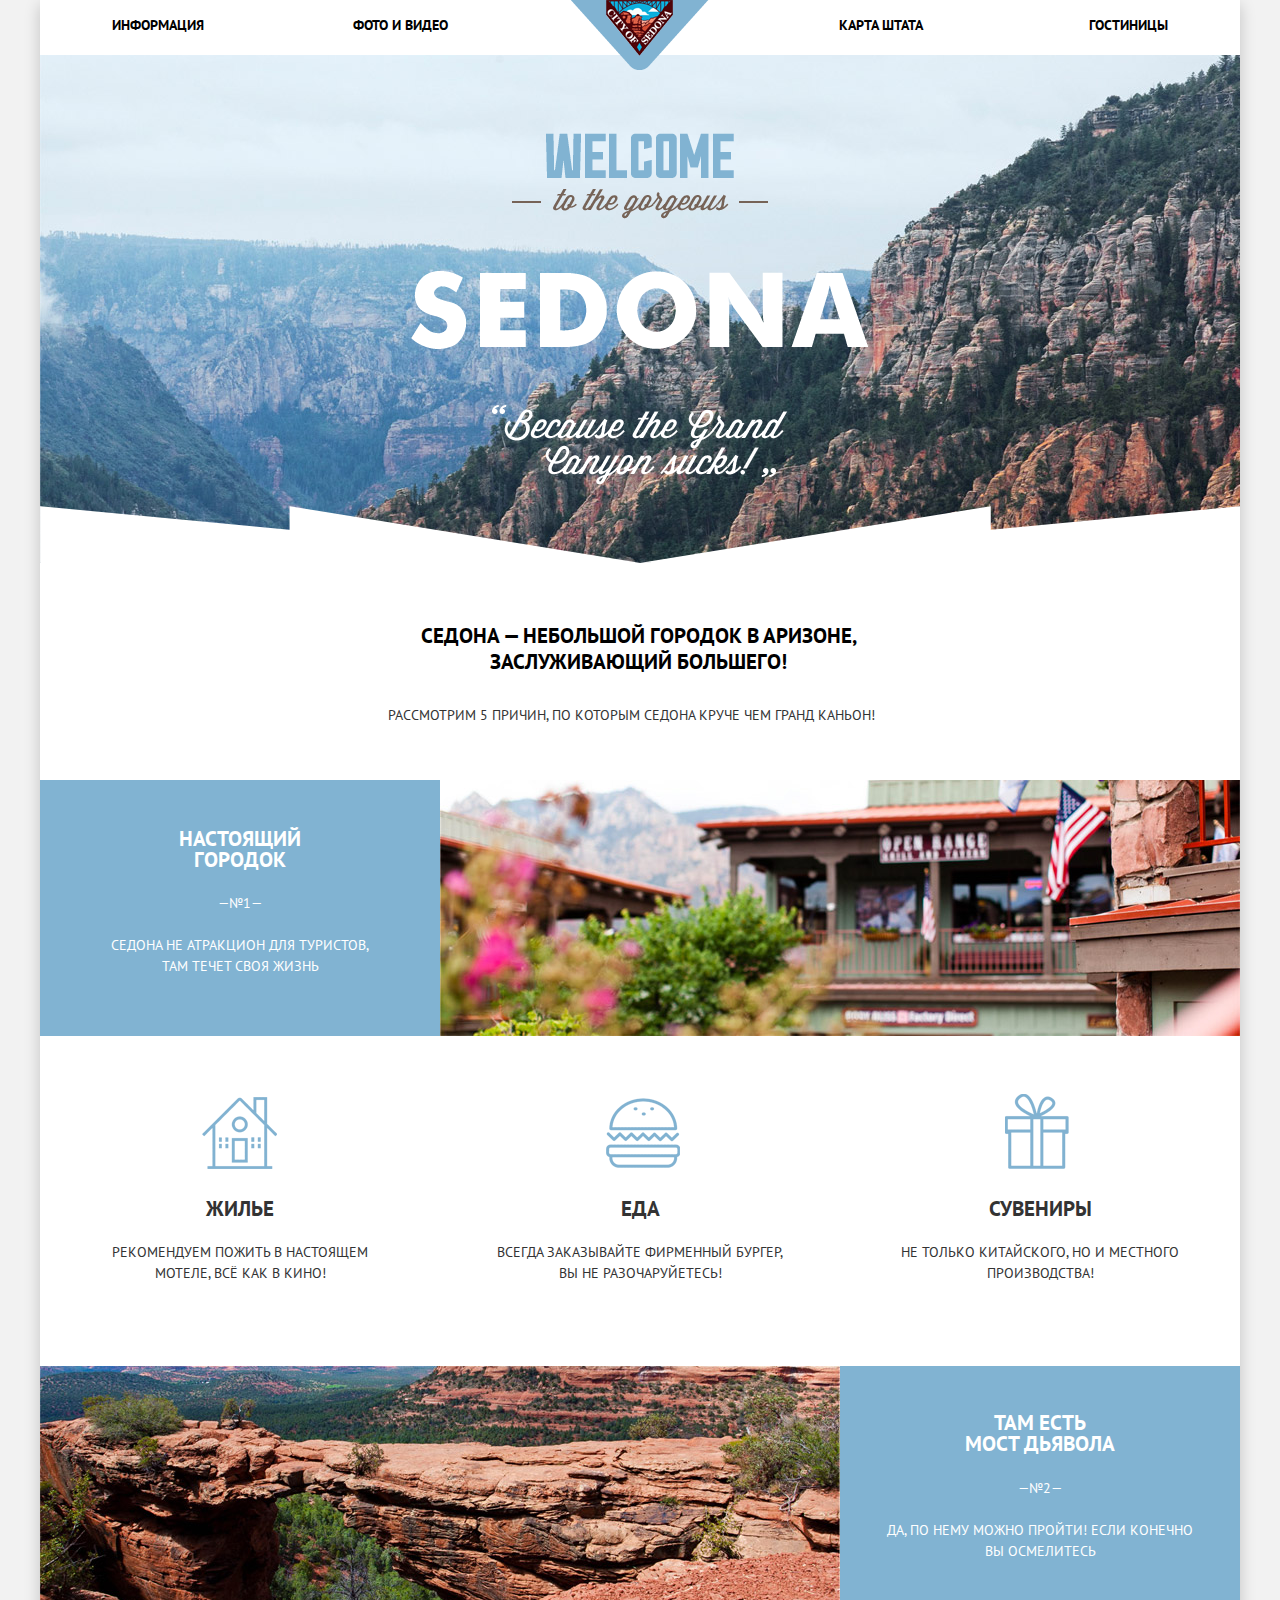
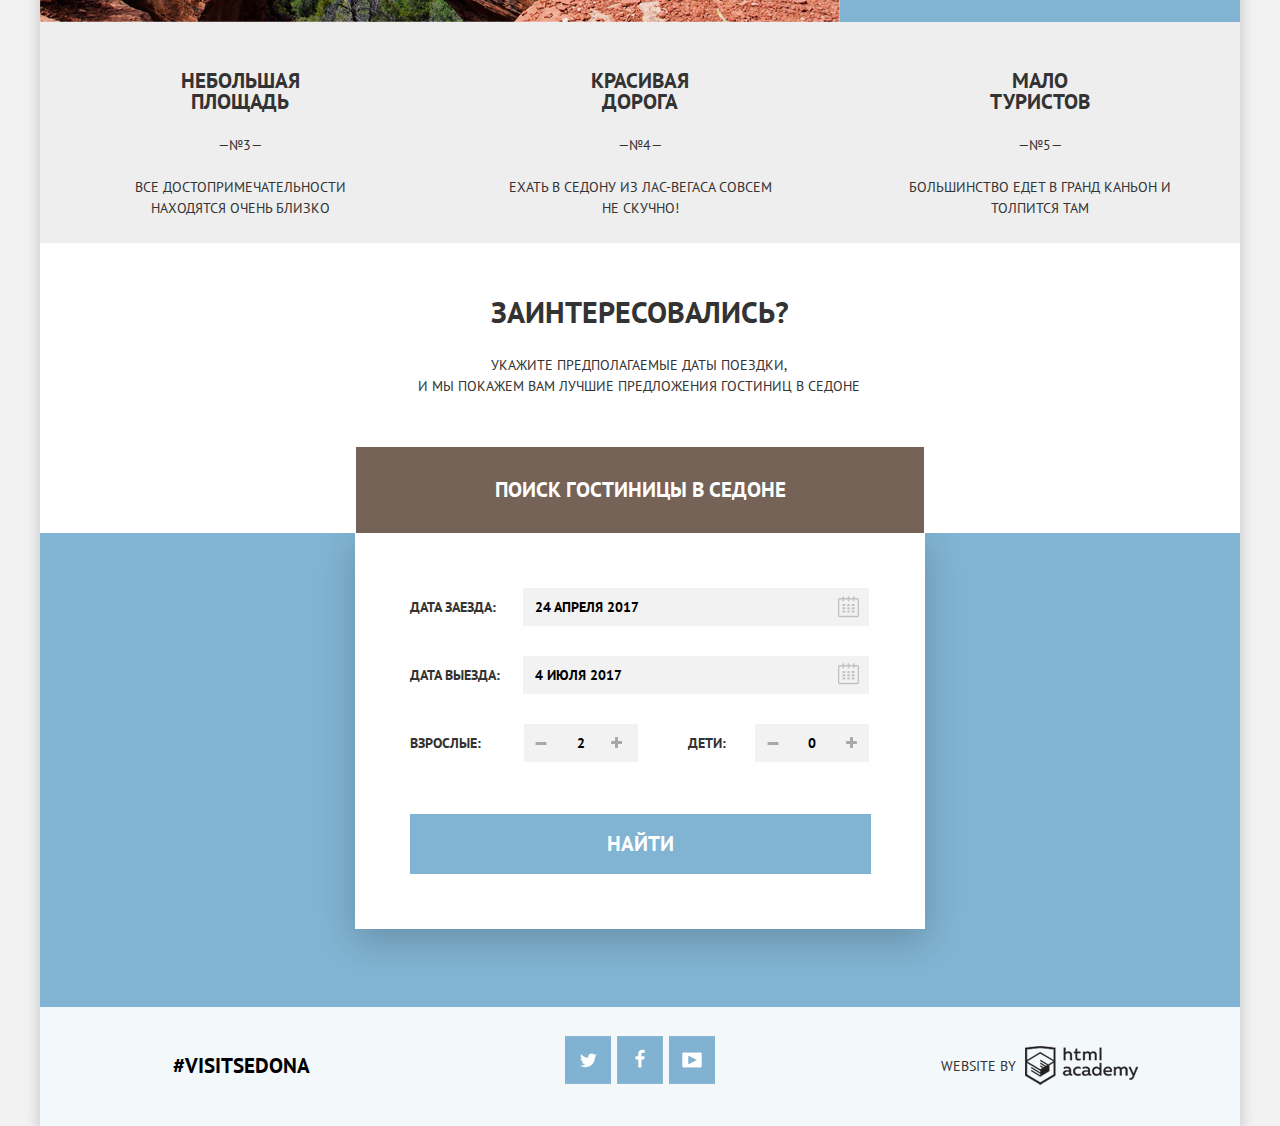
<file: index.html>
<!DOCTYPE html>
<html lang="ru">
<head>
  <meta charset="utf-8">
  <title>Sedona</title>
  <link href="https://fonts.googleapis.com/css?family=PT+Sans:400,700&amp;subset=cyrillic" rel="stylesheet">
  <link href="css/normalize-min.css" rel="stylesheet">
  <link href="css/style-min.css" rel="stylesheet">
</head>
<body>
  <div class="container">
    <header class="main-header">
      <a class="logo" href="#">
        <img src="img/logo.png" width="138" height="70" alt="Sedona">
      </a>
      <nav class="main-nav">
        <ul>
          <li>
            <a href="#">Информация</a>
          </li>
          <li>
            <a href="#">Фото и видео</a>
          </li>
          <li>
            <a href="#">Карта штата</a>
          </li>
          <li>
            <a href="hotels.html">Гостиницы</a>
          </li>
        </ul>
      </nav>
    </header>
    <main>
      <div class="intro">
        <img src="img/sedona-words.png" width="458" height="352" alt="Welcome Sedona">
      </div>
      <h1 class="main-title">Седона — небольшой городок в Аризоне, заслуживающий большего!</h1>
	  	<p class="main-words">Рассмотрим 5 причин, по которым Седона круче чем Гранд каньон!</p>
      <div class="benefits clearfix">
        <div class="benefits-text">
          <h2 class="benefits-title">Настоящий городок</h2>
          <span>&mdash;&#8470;1&mdash;</span>
          <p>Седона не атракцион для туристов, там течет своя жизнь</p>
        </div>
        <div class="benefits-image">
          <img src="img/benefits-image.jpg" width="800" height="256" alt="Настоящий городок">
        </div>
        </div>
        <div class="features clearfix">
          <div class="feautures-item">
            <h2 class="feautures-title feautures-title-house">Жилье</h2>
            <p>Рекомендуем пожить в настоящем мотеле, всё как в кино!</p>
          </div>
          <div class="feautures-item">
            <h2 class="feature-title feautures-title-food">Еда</h2>
            <p>Всегда заказывайте фирменный бургер, вы не разочаруйетесь!</p>
          </div>
          <div class="feautures-item">
            <h2 class="feature-title feautures-title-souvenir">Сувениры</h2>
            <p>Не только китайского, но и местного производства!</p>
          </div>
        </div>
        <div class="benefits-second clearfix">
          <div class="benefits-second-text">
            <h2 class="benefits-second-title">Там есть<br>мост дьявола</h2>
            <span>&mdash;&#8470;2&mdash;</span>
            <p>Да, по нему можно пройти! Если конечно вы осмелитесь</p>
          </div>
          <div class="benefits-second-image">
            <img src="img/benefits-image-2.jpg" width="800" height="256" alt="Мост дьявола">
          </div>
        </div>
        <div class="benefits benefits-gray-bg clearfix">
          <div class="benefits-item">
            <h2 class="benefits-title">Небольшая площадь</h2>
            <span>&mdash;&#8470;3&mdash;</span>
            <p>Все достопримечательности находятся очень близко</p>
          </div>
          <div class="benefits-item">
           <h2 class="benefits-title">Красивая дорога</h2>
           <span >&mdash;&#8470;4&mdash;</span>
           <p>Ехать в Седону из Лас-вегаса совсем не скучно!</p>
          </div>
          <div class="benefits-item">
           <h2 class="benefits-title">Мало туристов</h2>
           <span>&mdash;&#8470;5&mdash;</span>
           <p>Большинство едет в Гранд Каньон и толпится там</p>
          </div>
          </div>
          <div class="offer">
				    <b class="offer-title">Заинтересовались?</b>
				    <p>Укажите предполагаемые даты поездки,<br>и мы покажем Вам лучшие предложения гостиниц в Седоне</p>
            <div class="offer-search clearfix">
				      <a href="#" class="offer-btn btn">Поиск гостиницы в Седоне</a>
            </div>
			    </div>
        </main>
        <footer>
					  <form class="hotel-search hotel-show clearfix" action="/echo" method="get">
						<div class="hotel-search-row clearfix">
              <label for="arrival">Дата заезда:</label>
              <input type="text" name="arrival" id="arrival" value="24 апреля 2017">
              <button class="calendar-arrival"></button>
            </div>
						<div class="hotel-search-row clearfix">
              <label for="leaving">Дата выезда:</label>
              <input type="text" name="leaving" id="leaving" value="4 июля 2017">
              <button class="calendar-leaving"></button>
            </div>
            <div class="hotel-search-row clearfix">
						  <div class="field-wrapper-half">
								  <label for="adult">Взрослые:</label>
									<button class="btn-grey reduce-adult" type="button"></button>
                  <button class="btn-grey add-adult" type="button" ></button>
									<input  type="text" name="adult" id="adult" value="2"/>
							</div>
              <div class="field-wrapper-half">
							    <label for="child">Дети:</label>
								  <button class="btn-grey reduce-child" type="button"></button>
								  <button class="btn-grey add-child" type="button"></button>
                  <input type="text" name="child" id="child" value="0"/>
					    </div>
            </div>
						<button class="search-form-btn" type="submit">Найти</button>
					  </form>
            <div class="map">
             <iframe src="https://www.google.com/maps/embed?pb=!1m18!1m12!1m3!1d26187.813531149823!2d-111.77668546283091!3d34.8693742791578!2m3!1f0!2f0!3f0!3m2!1i1024!2i768!4f13.1!3m3!1m2!1s0x872da132f942b00d%3A0x5548c523fa6c8efd!2z0KHQtdC00L7QvdCwLCDQkNGA0LjQt9C-0L3QsCA4NjMzNiwg0KHQqNCQ!5e0!3m2!1sru!2sru!4v1493979550317" width="1200" height="593"></iframe>
            </div>
				<div class="footer-index clearfix">
          <a class="hashtag" href="#">#visitsedona</a>
					<div class="social">
            <a class="social-btn social-btn-tw" href="#"></a>
            <a class="social-btn social-btn-fb" href="#"></a>
            <a class="social-btn social-btn-ytube" href="#"></a>
					</div>
					<div class="copyright">
            <span>Website by</span>
          <a href="#" title="HTML-academy"></a>
          </div>
        </div>
			</footer>
		</div>
    <script src="js/script-min.js"></script>
	</body>
</html>
</file>
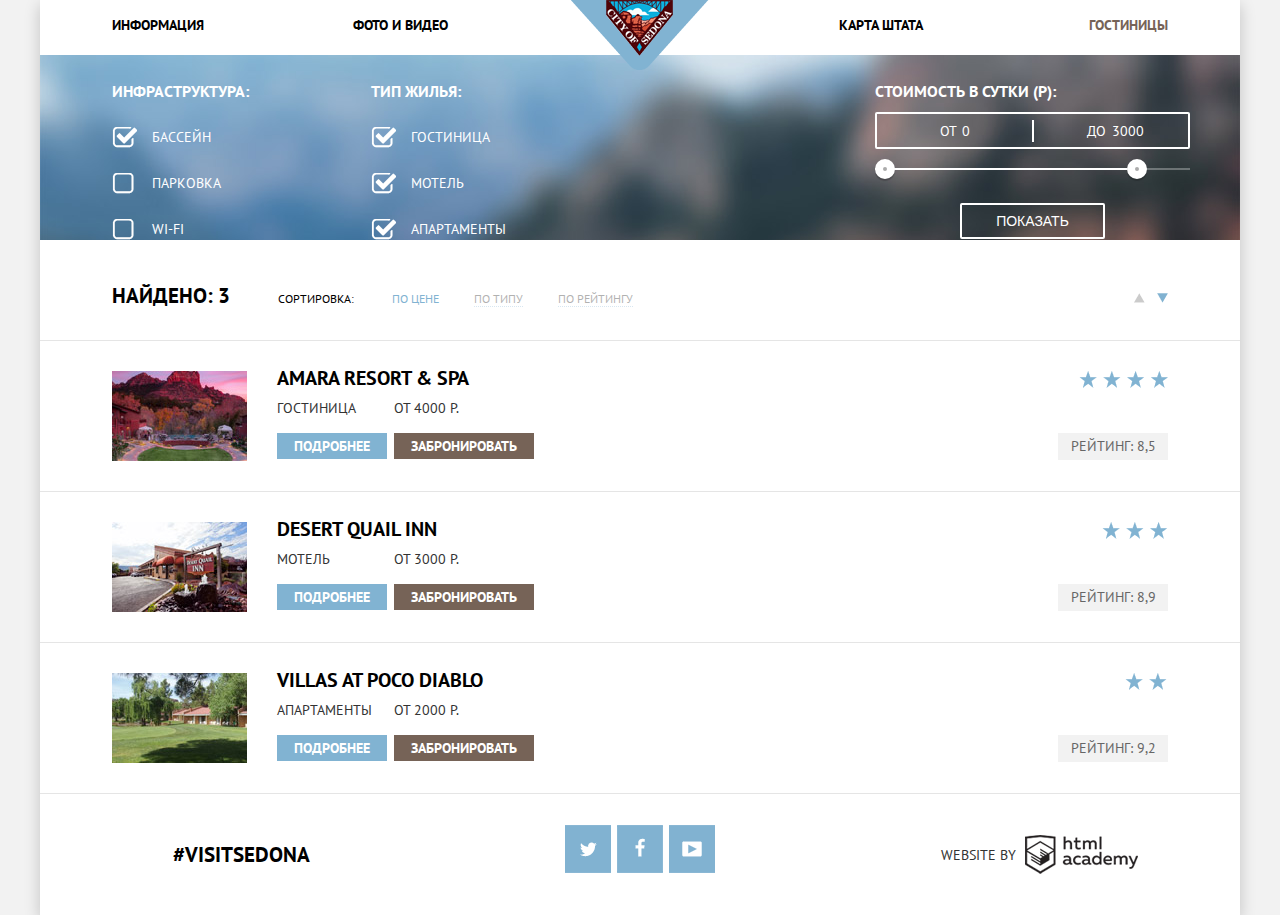
<file: hotels.html>
<!DOCTYPE html>
<html lang="ru">
<head>
    <meta charset="utf-8">
    <title>Sedona</title>
    <link href="https://fonts.googleapis.com/css?family=PT+Sans:400,700&amp;subset=cyrillic" rel="stylesheet">
    <link href="css/normalize-min.css" rel="stylesheet">
    <link href="css/style-min.css" rel="stylesheet">
</head>
<body>
  <div class="container">
    <header class="main-header">
      <a class="logo" href="index.html">
         <img src="img/logo.png" width="138" height="70" alt="Sedona">
      </a>
      <nav class="main-nav">
        <ul>
          <li>
            <a href="#">Информация</a>
          </li>
          <li>
            <a href="#">Фото и видео</a>
          </li>
          <li>
            <a href="#">Карта штата</a>
          </li>
          <li>
            <a class="active" href="#">Гостиницы</a>
          </li>
        </ul>
      </nav>
    </header>
    <main>
      <section class="search-panel clearfix">
        <form action="/echo" method="get" class="filter clearfix">
          <div class="filter-group">
            <b class="filter-title">Инфраструктура:</b>
            <input type="checkbox" id="pool" name="pool" value="pool" checked>
            <label for="pool">Бассейн</label>
            <input type="checkbox" id="parking" name="parking" value="parking">
            <label for="parking">Парковка</label>
            <input type="checkbox" id="wifi" name="wifi" value="wifi">
            <label for="wifi">Wi-fi</label>
          </div>
          <div class="filter-group">
            <b class="filter-title">Тип жилья:</b>
            <input type="checkbox" id="hotel" name="hotel" value="hotel" checked>
            <label for="hotel">Гостиница</label>
            <input type="checkbox" id="motel" name="motel" value="motel" checked>
            <label for="motel">Мотель</label>
            <input type="checkbox" id="apartments" name="apartments" value="apartments" checked>
            <label for="apartments">Апартаменты</label>
          </div>
        <div class="filter-cost">
          <b class="filter-cost-title">Стоимость в сутки (Р):</b>
          <div class="price-controls">
            <label class="min-price">от <input type="text" name="min-price" value="0"></label>
          <label class="max-price">до <input type="text" name="max-price" value="3000"></label>
        </div>
        <div class="range-controls">
          <div class="scale">
            <div class="bar"></div>
          </div>
          <div class="range-toggle range-toggle-min"></div>
          <div class="range-toggle range-toggle-max"></div>
        </div>
        <button class="btn-transparent" type="submit">Показать</button>
        </div>
      </form>
    </section>
        <div class="sort clearfix">
		      <b class="sort-title">Найдено: 3</b>
          <div class="sort-label">Сортировка:</div>
      		<div class="sort-buy">
            <a href="#">По цене</a>
      		  <a href="#">По типу</a>
      		  <a href="#">По рейтингу</a>
          </div>
      		<div class="sort-arrows">
      			<a href="#" class="icon-triangle icon-up"></a>
      			<a href="#" class="icon-triangle icon-down"></a>
      		</div>
        </div>
      	<section class="hotels clearfix">
      			<article class="hotel-item clearfix">
              <div class="hotel-image">
                <img src="img/hotel-image.jpg" width="135" height="90" alt="Amara Resort &amp; Spa">
              </div>
              <div class="hotel-info clearfix">
      			    <a href=# class="hotel-title">Amara Resort &amp; Spa</a>
      			    <div class="hotel-info-part">
                  <p>Гостиница</p>
                  <a href="#" class="hotel-info-link">Подробнее</a>
                </div>
                <div class="hotel-info-part">
      			      <p>от 4000 р.</p>
      			      <a href="#" class="hotel-info-link link-dark">Забронировать</a>
                </div>
              </div>
              <div class="hotel-rating clearfix">
      				  <div class="hotel-stars"></div>
                <div class="hotel-rating-count">Рейтинг: 8,5</div>
      			  </div>
            </article>
            <article class="hotel-item clearfix">
      			  <div class="hotel-image">
                <img src="img/hotel-image-2.jpg" width="135" height="90" alt="Desert Quail Inn">
              </div>
                <div class="hotel-info clearfix">
      			      <a href=# class="hotel-title">Desert Quail Inn</a>
                  <div class="hotel-info-part">
      			        <p>Мотель</p>
                    <a href="#" class="hotel-info-link">Подробнее</a>
                  </div>
                  <div class="hotel-info-part">
      			        <p>от 3000 р.</p>
      			        <a href="#" class="hotel-info-link link-dark">Забронировать</a>
                  </div>
                </div>
                <div class="hotel-rating clearfix">
      				    <div class="hotel-stars second"></div>
                  <div class="hotel-rating-count">Рейтинг: 8,9</div>
                </div>
            </article>
            <article class="hotel-item clearfix">
      			  <div class="hotel-image">
                <img src="img/hotel-image-3.jpg" width="135" height="90" alt="Villas at Poco Diablo">
      		  	</div>
              <div class="hotel-info clearfix">
                <a href=# class="hotel-title">Villas at Poco Diablo</a>
                <div class="hotel-info-part">
      			      <p>Апартаменты</p>
                  <a href="#" class="hotel-info-link">Подробнее</a>
                </div>
                <div class="hotel-info-part">
      			      <p>от 2000 р.</p>
      			      <a href="#" class="hotel-info-link link-dark">Забронировать</a>
                </div>
              </div>
      			  <div class="hotel-rating clearfix">
      			  	<div class="hotel-stars third"></div>
                <div class="hotel-rating-count">Рейтинг: 9,2</div>
              </div>
            </article>
      		</section>
      	</main>
        <footer>
          <div class="footer-inner clearfix">
            <a class="hashtag" href="#">#visitsedona</a>
  					<div class="social">
              <a class="social-btn social-btn-tw" href="#"></a>
              <a class="social-btn social-btn-fb" href="#"></a>
              <a class="social-btn social-btn-ytube" href="#"></a>
  					</div>
  					<div class="copyright">
              <span>Website by</span>
            <a href="#" title="HTML-academy»"></a>
            </div>
          </div>
        </footer>
      </div>
    </body>
  </html>
</file>
<file: css/style-min.css>
body{margin:0;padding:0;min-width:1200px;color:#333;font-family:"PT Sans","Arial",sans-serif;font-size:14px;line-height:21px;font-weight:400;text-transform:uppercase;background-color:#f2f2f2}.main-title p,.benefits-title p,.feautures-item p,.benefits p{font-weight:400;line-height:21px}h2{font-size:21px;line-height:100%}.offer-title{font-size:30px;line-height:24px}.offer-title p{line-height:24px}.clearfix::after{content:"";display:table;clear:both}.offer-search{background-color:#766357;width:568px;height:86px;margin:0 auto}.offer-search a{-webkit-box-sizing:border-box;box-sizing:border-box;float:left;width:100%;height:76px;color:#fff;font-weight:700;padding-top:32px;font-size:21px}a{text-decoration:none}.container{width:1200px;margin:0 auto;background-color:#fff;-webkit-box-shadow:0 5px 15px rgba(0,0,0,0.2);box-shadow:0 5px 15px rgba(0,0,0,0.2)}.main-nav ul{margin:0 auto;font-size:0;list-style-type:none;padding:15px 6% 19px}.main-nav li{display:inline-block;vertical-align:top;width:20%;font-size:14px;font-weight:700}.main-nav li:nth-child(1),.main-nav li:nth-child(2){text-align:left}.main-nav li:nth-child(1){margin-right:2.8%}.main-nav li:nth-child(3),.main-nav li:nth-child(4){text-align:right}.main-nav li:nth-child(3){margin-right:3.2%}.main-nav li:nth-child(2){margin-right:14%}.main-nav a{color:#000}.main-nav a:hover{color:#81b3d2}.main-nav a:active{color:#000;opacity:.3}.main-nav .active,.main-nav .active:hover,.main-nav .active:active{color:#766357;opacity:1}.logo{position:absolute;top:0;left:50%;-webkit-transform:translateX(-50%);transform:translateX(-50%);z-index:2}.intro{height:508px;width:100%;position:relative;background:#81b3d2 url(../img/background-index.jpg) no-repeat}.intro:after{content:"";background:url(../img/background-mask.png) no-repeat;left:0;bottom:0;width:100%;height:57px;position:absolute;z-index:1}.intro img{display:block;padding-top:78px;margin:0 auto}.main-title{font-size:21px;line-height:26px;color:#000;font-weight:700;text-align:center;padding:46px 380px 16px 377px}.main-words{max-width:42%;margin:0 auto;padding-bottom:54px}.benefits{text-align:center;background-color:#81b3d2}.benefits-text{-webkit-box-sizing:border-box;box-sizing:border-box;float:left;width:33.3334%;color:#fff;padding-top:30px;padding-left:58px;padding-right:58px}.benefits-title{padding-left:80px;padding-right:80px;margin-bottom:23px}.benefits p{margin-top:21px;margin-bottom:24px}.benefits-image{display:block;float:right;width:66.6667%;height:256px}.features .feautures-title-house::before{content:"";display:block;width:80px;height:76px;margin:0 auto;margin-bottom:28px;background-image:url(../img/sprite.png);background-repeat:no-repeat;background-position:-3px -767px}.features .feautures-title-food::before{content:"";display:block;width:80px;height:76px;margin:0 auto;margin-bottom:28px;background-image:url(../img/sprite.png);background-repeat:no-repeat;background-position:1px -686px}.features .feautures-title-souvenir::before{content:"";display:block;width:80px;height:76px;margin:0 auto;margin-bottom:28px;background-image:url(../img/sprite.png);background-repeat:no-repeat;background-position:0 -955px}.feautures-item{-webkit-box-sizing:border-box;box-sizing:border-box;float:left;text-align:center;width:33.3334%;padding-top:40px;padding-left:51px;padding-right:51px;margin-bottom:68px}.feautures-item p{margin-top:23px}.benefits-second{text-align:center;background-color:#81b3d2}.benefits-second-text{-webkit-box-sizing:border-box;box-sizing:border-box;float:right;width:33.3334%;color:#fff;padding-top:29px;padding-left:40px;padding-right:40px}.benefits-second-title{padding-left:80px;padding-right:80px;margin-bottom:24px;word-break:break-all}.benefits-second p{margin-top:21px;margin-bottom:24px}.benefits-second-image{display:block;float:left;width:66.6667%;height:256px}.benefits-gray-bg{background-color:#eee;margin-bottom:57px}.benefits-item{-webkit-box-sizing:border-box;box-sizing:border-box;float:left;text-align:center;width:33.3334%;padding-top:31px;padding-left:59px;padding-right:59px}.offer{text-align:center}.offer p{max-width:450px;margin-top:26px;margin-bottom:50px;margin-left:31.2%}.map{background:#81b3d2;width:100%;height:593px}.map iframe{width:100%;height:100%;border:0}footer{position:relative;overflow:hidden}@-webkit-keyframes bounce{0%{-webkit-transform:translateY(-395px);transform:translateY(-395px)}100%{-webkit-transform:translateY(0);transform:translateY(0)}}@keyframes bounce{0%{-webkit-transform:translateY(-395px);transform:translateY(-395px)}100%{-webkit-transform:translateY(0);transform:translateY(0)}}.hotel-search{display:none;position:absolute;width:460px;padding:55px;left:0;right:0;margin:auto;background-color:#fff;-webkit-box-shadow:0 11px 35px 0 rgba(0,0,0,0.2);box-shadow:0 11px 35px 0 rgba(0,0,0,0.2)}.hotel-show{display:block;-webkit-animation-name:bounce;animation-name:bounce;-webkit-animation-duration:.6s;animation-duration:.6s}.hotel-search-row{display:-webkit-box;display:-ms-flexbox;display:flex;-webkit-box-pack:justify;-ms-flex-pack:justify;justify-content:space-between;-webkit-box-align:baseline;-ms-flex-align:baseline;align-items:baseline;width:460px}.hotel-search input{width:299px;height:26px;margin:0;margin-bottom:30px;font-family:"PT Sans","Arial",sans-serif;font-size:14px;font-weight:700;line-height:26px;color:#000;text-transform:uppercase;background-color:#f2f2f2;border:none;outline:none;padding:6px 35px 6px 12px}.hotel-search input:hover{background-color:#ebebeb}.hotel-search input:focus{background-color:#fff;border:2px solid #e5e5e5;padding:4px 33px 4px 10px}.hotel-search label{width:92px;margin-right:20px;font-weight:700;cursor:pointer}.hotel-search-row:last-of-type input{width:50px;margin:0;padding:6px 32px;text-align:center}.hotel-search-row:last-of-type input:focus{padding:4px 30px}.hotel-search-row:last-of-type label[for=adult]{margin-right:39px}.hotel-search-row:last-of-type label[for=child]{margin-right:25px;margin-left:48px}.hotel-search-row .calendar-arrival,.hotel-search-row .calendar-leaving{position:absolute;width:22px;height:22px;background-color:#f2f2f2;background:url(../img/sprite.png) no-repeat;background-position:-5px -420px;border:none;cursor:pointer;outline:none}.hotel-search-row .calendar-arrival{top:63px;right:65px}.hotel-search-row .calendar-leaving{top:130px;right:65px}.hotel-search-row .calendar-arrival:hover,.hotel-search-row .calendar-leaving:hover{background-position:-5px -484px}.hotel-search-row .calendar-arrival:active,.hotel-search-row .calendar-leaving:active{background-position:-5px -452px}.field-wrapper-half .add-adult,.field-wrapper-half .add-child,.field-wrapper-half .reduce-adult,.field-wrapper-half .reduce-child{position:absolute;width:15px;height:15px;background-color:#f2f2f2;background:url(../img/sprite.png) no-repeat;border:none;cursor:pointer;outline:none}.field-wrapper-half .reduce-adult,.field-wrapper-half .reduce-child{background-position:-3px -845px;margin-left:10px;bottom:179px}.field-wrapper-half .reduce-adult{left:168px}.field-wrapper-half .reduce-child{right:145px}.field-wrapper-half .reduce-adult:hover,.field-wrapper-half .reduce-child:hover{background-position:-3px -871px}.field-wrapper-half .reduce-adult:active,.field-wrapper-half .reduce-child:active{background-position:-3px -858px}.field-wrapper-half .add-adult,.field-wrapper-half .add-child{background-position:-3px -890px;margin-left:86px;bottom:178px}.field-wrapper-half .add-adult{left:168px}.field-wrapper-half .add-child{right:66px}.field-wrapper-half .add-adult:hover,.field-wrapper-half .add-child:hover{background-position:-3px -932px}.field-wrapper-half .add-adult:active,.field-wrapper-half .add-child:active{background-position:-3px -911px}.search-form-btn{margin-top:52px;padding:17px 197px;font-family:"PT Sans","Arial",sans-serif;font-size:21px;font-weight:700;line-height:26px;color:#fff;text-transform:uppercase;background-color:#81b3d2;border:none;cursor:pointer;outline:none}.search-form-btn:hover{color:#fff;background-color:#669ec0}.search-form-btn:active{color:rgba(255,255,255,0.3);background-color:#5496bd}.footer-index,.footer-inner{font-size:0;padding:0 6%;text-align:center}.footer-index{position:absolute;bottom:0;left:0;width:100%;-webkit-box-sizing:border-box;box-sizing:border-box;background-color:rgba(255,255,255,0.9);padding-top:29px;padding-bottom:31px}.footer-inner{padding-top:31px;padding-bottom:31px}.hashtag{display:inline-block;vertical-align:middle;-webkit-box-sizing:border-box;box-sizing:border-box;font-size:21px;text-align:left;width:33.334%;padding-left:61px;color:#000;font-weight:700}.social{display:inline-block;vertical-align:middle;width:33.334%}.social-btn-tw{background-image:url(../img/sprite.png);background-repeat:no-repeat;display:inline-block;width:46px;height:48px;background-position:-5px -1040px}.social-btn-tw:hover{background-position:-5px -1156px}.social-btn-tw:active{background-position:-5px -1098px}.social-btn-fb{background-image:url(../img/sprite.png);background-repeat:no-repeat;background-position:-5px -516px;display:inline-block;width:46px;height:48px;margin-left:6px}.social-btn-fb:hover{background-position:-6px -632px}.social-btn-fb:active{background-position:-6px -574px}.social-btn-ytube{background-image:url(../img/sprite.png);background-repeat:no-repeat;background-position:-5px -1214px;display:inline-block;width:46px;height:48px;margin-left:6px}.social-btn-ytube:hover{background-position:-5px -1330px}.social-btn-ytube:active{background-position:-5px -1272px}.copyright{display:inline-block;vertical-align:middle;width:33.334%;text-align:right}.copyright span{display:inline-block;vertical-align:middle;margin-right:7px;font-size:14px;margin-right:9px;padding-top:10px}.copyright a{display:inline-block;vertical-align:top;width:113px;height:39px;background:url(../img/sprite.png) no-repeat;background-position:-5px -5px;padding-left:30px}.copyright a:hover{background-position:-5px -103px}.copyright a:active{background-position:-5px -54px}.search-panel{background:#81b3d2 url(../img/background-hotels.jpg)}form .filter{padding:0 6%;display:block;margin-top:0}.filter-group,.filter-cost{text-align:right;float:left;margin-left:72px;margin-top:26px;margin-right:50px}.filter-cost{margin-left:300px}.filter-title,.filter-cost-title,.sort-title{display:block;font-size:16px;color:#fff;font-weight:700;text-align:left}input[type="checkbox"] + label::before{position:absolute;content:"";left:-5px;top:25px;width:30px;height:22px;background-image:url(../img/sprite.png);background-repeat:no-repeat;background-position:0 -325px;position:absolute}input[type="checkbox"]:checked + label::before{content:"";width:30px;height:22px;display:block;background-image:url(../img/sprite.png);background-repeat:no-repeat;background-position:0 -293px;position:absolute}input[type="checkbox"]:disabled + label::before{background-position:0 -388px}input[type="checkbox"]:checked:disabled + label::after{background-position:0 -356px}.filter-group label{display:block;font-size:14px;color:#fff;text-align:left;padding-left:40px;position:relative;padding-top:25px;cursor:pointer}input[type="checkbox"]{display:none}.filter-cost{float:right;width:315px;color:#fff;text-transform:uppercase}.filter-cost-title{margin-bottom:10px}.price-controls{position:relative;height:33px;margin-bottom:19px;font-size:0;border:2px solid #fff;border-radius:2px}.price-controls::after{content:"";position:absolute;top:50%;left:50%;width:2px;height:22px;background:#fff;-webkit-transform:translate(-50%,-50%);transform:translate(-50%,-50%)}.price-controls label{display:inline-block;font-size:14px;line-height:34px;vertical-align:top;cursor:pointer;padding-right:14px}.price-controls .min-price,.price-controls .max-price{width:90px;padding-left:46px}.price-controls input{width:60px;margin:0;color:inherit;font:inherit;background:none;border:none;cursor:pointer;line-height:1.2}.range-controls{position:relative;margin-bottom:33px}.range-controls .scale{height:2px;background:rgba(255,255,255,0.3)}.range-controls .bar{width:80%;height:2px;background:#fff}.range-toggle{position:absolute;top:-9px;width:4px;height:4px;background:#ababab;border:8px solid #fff;border-radius:50%;-webkit-box-shadow:0 2px 1px 0 rgba(0,1,1,0.2);box-shadow:0 2px 1px 0 rgba(0,1,1,0.2);cursor:pointer}.range-toggle:hover{background:#1c4f80}.range-toggle-min{left:0}.range-toggle-max{left:80%}.btn-transparent{display:block;margin:0 auto;padding:6px 34px;font-size:14px;line-height:20px;color:#fff;text-transform:uppercase;background:transparent;border:2px solid #fff;border-radius:2px;cursor:pointer}.btn-transparent:hover{color:#000;background:#fff}.sort{font-size:0;padding:43px 6% 31px}.sort-title{font-size:21px;color:#000;font-weight:700;line-height:1.238;text-align:left;vertical-align:bottom;float:left;width:135px;padding-right:31px}.sort-label{font-size:12px;line-height:normal;color:#000;text-align:left;list-style-type:none;text-decoration:none;float:left;padding-top:8px;padding-right:38px}.sort-buy{font-size:12px;line-height:normal;text-align:left;list-style-type:none;text-decoration:none;padding-top:8px;float:left}.sort-buy a{color:#000;opacity:.3;border-bottom:1px dotted #81b3d2;font-size:12px;float:left;margin-right:35px}.sort-buy a:first-of-type{color:#81b3d2;opacity:1;border:none}.sort-buy a:hover{color:#81b3d2;opacity:1}.sort-buy a:active{color:#000;opacity:1;border:none}.sort-arrows{position:relative;width:34px;height:11px;margin-left:auto}.icon-up{position:absolute;width:11px;height:10px;top:10px;left:0;background:url(../img/sprite.png) no-repeat;background-position:-5px -152px}.icon-up:hover{background-position:-5px -192px}.icon-up:active{background-position:-5px -172px}.icon-down{position:absolute;width:11px;height:10px;top:10px;right:0;background:url(../img/sprite.png) no-repeat;background-position:-5px -232px}.hotel-item{padding:30px 6%;padding-bottom:24px;border-top:1px solid #e5e5e5}.hotel-item:last-child{border-top:1px solid #e5e5e5;border-bottom:1px solid #e5e5e5}.hotel-image{float:left;margin-right:30px}.hotel-info{float:left;margin-top:-3px;width:60%}.hotel-title{font-size:20px;color:#000;font-weight:700;display:block}.hotel-title:hover{color:#81b3d2}.hotel-title:active{color:#000;opacity:.3}.hotel-info-part{float:left;margin-top:9px;margin-right:7px}.hotel-info-part p{margin:0;text-align:left;padding-bottom:17px}.hotel-info-part a{font-size:14px;color:#fff;font-weight:700;text-align:left;background-color:#81b3d2;text-decoration:none;padding:4px 17px}.hotel-info-part a:hover{background-color:#669ec0}.hotel-info-part a:active{color:rgba(255,255,255,0.3);background-color:#5496bd}.hotel-info-part .link-dark{background-color:#766357}.hotel-info-part .link-dark:hover{background-color:#604e43}.hotel-info-part .link-dark:active{color:rgba(255,255,255,0.3);background-color:#503e33}.hotel-rating{float:right}.hotel-rating-count{display:inline-block;vertical-align:middle;width:110px;height:27px;background-color:#F2F2F2;color:#666;text-align:center;padding-top:3px;-webkit-box-sizing:border-box;box-sizing:border-box;margin-top:40px}.hotel-stars{width:89px;height:22px;background:url(../img/sprite-stars.png) no-repeat;margin-left:auto}.second{background-position:0 -27px;width:66px}.third{background-position:0 -54px;width:43px}
</file>
